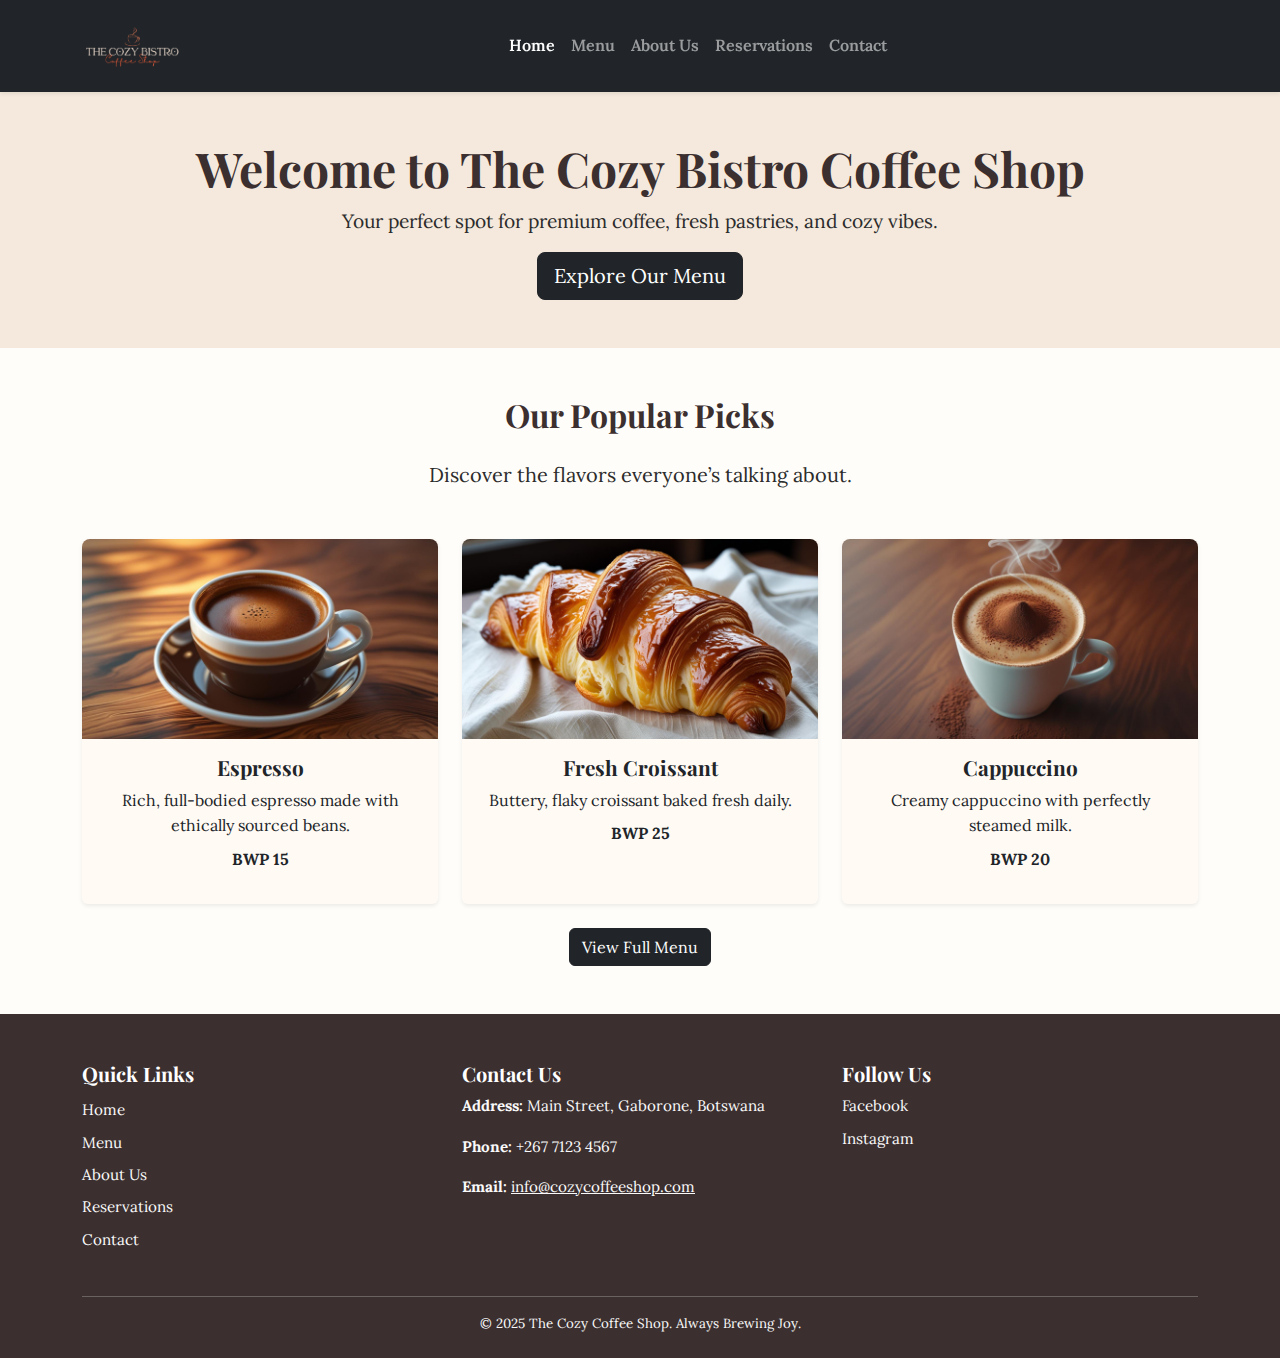
<file: index.html>
<!DOCTYPE html>
<html lang="en">
<head>
  <meta charset="UTF-8" />
  <meta name="viewport" content="width=device-width, initial-scale=1" />
  <title>The Cozy Bistro Coffee Shop</title>
  <link href="https://cdn.jsdelivr.net/npm/bootstrap@5.3.0/dist/css/bootstrap.min.css" rel="stylesheet" />
  <link href="https://fonts.googleapis.com/css2?family=Playfair+Display:wght@400;700&family=Lora:wght@400;600&display=swap" rel="stylesheet" />
  <link rel="stylesheet" href="styles.css" />
</head>
<body>
  <!-- Header Section -->
  <header class="navbar navbar-expand-lg bg-dark navbar-dark py-3 shadow-sm sticky-top">
    <div class="container">
      <a class="navbar-brand" href="index.html" aria-label="The Cozy Coffee Shop Home">
        <img src="images/Logo.png" height="50px" width="100px" alt="The Cozy Coffee Shop Logo" loading="lazy" />
      </a>
      <button
        class="navbar-toggler"
        type="button"
        data-bs-toggle="collapse"
        data-bs-target="#navbarNav"
        aria-controls="navbarNav"
        aria-expanded="false"
        aria-label="Toggle navigation"
      >
        <span class="navbar-toggler-icon"></span>
      </button>
      <div class="collapse navbar-collapse" id="navbarNav">
        <ul class="navbar-nav mx-auto">
          <li class="nav-item"><a class="nav-link active" href="index.html">Home</a></li>
          <li class="nav-item"><a class="nav-link" href="menu.html">Menu</a></li>
          <li class="nav-item"><a class="nav-link" href="about.html">About Us</a></li>
          <li class="nav-item"><a class="nav-link" href="reservations.html">Reservations</a></li>
          <li class="nav-item"><a class="nav-link" href="contact.html">Contact</a></li>
        </ul>
      </div>
    </div>
  </header>

  <!-- Hero Section -->
  <section class="hero bg-warm-beige py-5 text-center">
    <div class="container">
      <h1 class="display-5 fw-bold">Welcome to The Cozy Bistro Coffee Shop</h1>
      <p class="lead">
        Your perfect spot for premium coffee, fresh pastries, and cozy vibes.
      </p>
      <a href="menu.html" class="btn btn-dark btn-lg" aria-label="View Menu">
        Explore Our Menu
      </a>
    </div>
  </section>

  <!-- Menu Preview Section -->
  <section class="menu-preview py-5 bg-off-white text-center">
    <div class="container">
      <h2 class="mb-4">Our Popular Picks</h2>
      <p class="mb-5 fs-5">Discover the flavors everyone’s talking about.</p>
      <div class="row justify-content-center g-4">
        <!-- Espresso Card -->
        <div class="col-sm-6 col-md-4">
          <div class="card h-100 shadow-sm bg-warm-beige" tabindex="0" aria-label="Espresso Coffee">
            <img src="images/espresso.jpg" class="card-img-top" width="400px" height="200px" alt="Espresso Coffee" loading="lazy" />
            <div class="card-body">
              <h5 class="card-title">Espresso</h5>
              <p class="card-text">Rich, full-bodied espresso made with ethically sourced beans.</p>
              <p class="fw-bold">BWP 15</p>
            </div>
          </div>
        </div>
        <!-- Croissant Card -->
        <div class="col-sm-6 col-md-4">
          <div class="card h-100 shadow-sm bg-warm-beige" tabindex="0" aria-label="Croissant Pastry">
            <img src="images/croissant2.jpg" class="card-img-top" width="400px" height="200px" alt="Croissant Pastry" loading="lazy" />
            <div class="card-body">
              <h5 class="card-title">Fresh Croissant</h5>
              <p class="card-text">Buttery, flaky croissant baked fresh daily.</p>
              <p class="fw-bold">BWP 25</p>
            </div>
          </div>
        </div>
        <!-- Cappuccino Card -->
        <div class="col-sm-6 col-md-4">
          <div class="card h-100 shadow-sm bg-warm-beige" tabindex="0" aria-label="Cappuccino Coffee">
            <img src="images/cappuccino.jpg" class="card-img-top" width="400px" height="200px" alt="Cappuccino Coffee" loading="lazy" />
            <div class="card-body">
              <h5 class="card-title">Cappuccino</h5>
              <p class="card-text">Creamy cappuccino with perfectly steamed milk.</p>
              <p class="fw-bold">BWP 20</p>
            </div>
          </div>
        </div>
      </div>
      <a href="menu.html" class="btn btn-dark mt-4" aria-label="View Full Menu">
        View Full Menu
      </a>
    </div>
  </section>

   <!-- Footer -->
<footer class="bg-dark-brown text-off-white pt-5 pb-4">
  <div class="container">
    <div class="row gy-4">

      <!-- Quick Links -->
      <div class="col-md-4">
        <h5 class = "footer-text">Quick Links</h5>
        <ul class="list-unstyled">
          <li><a href="index.html" class="text-off-white text-decoration-none d-block py-1">Home</a></li>
          <li><a href="menu.html" class="text-off-white text-decoration-none d-block py-1">Menu</a></li>
          <li><a href="about.html" class="text-off-white text-decoration-none d-block py-1">About Us</a></li>
          <li><a href="reservations.html" class="text-off-white text-decoration-none d-block py-1">Reservations</a></li>
          <li><a href="contact.html" class="text-off-white text-decoration-none d-block py-1">Contact</a></li>
        </ul>
      </div>

      <!-- Contact Details -->
      <div class="col-md-4">
        <h5 class = "footer-text">Contact Us</h5>
        <p><strong>Address:</strong> Main Street, Gaborone, Botswana</p>
        <p><strong>Phone:</strong> +267 7123 4567</p>
        <p><strong>Email:</strong> <a href="mailto:info@cozycoffeeshop.com" class="text-off-white text-decoration-underline">info@cozycoffeeshop.com</a></p>
      </div>

      <!-- Social Media -->
      <div class="col-md-4">
        <h5 class = "footer-text">Follow Us</h5>
        <div class="d-flex flex-column">
          <a href="https://facebook.com" target="_blank" class="text-off-white text-decoration-none mb-2">Facebook</a>
          <a href="https://instagram.com" target="_blank" class="text-off-white text-decoration-none mb-2">Instagram</a>
        </div>
      </div>

    </div>

    <hr class="border-light mt-4" />

    <div class="text-center small">
      &copy; 2025 The Cozy Coffee Shop. Always Brewing Joy.
    </div>
  </div>
</footer>


  <!-- Bootstrap JS Bundle -->
  <script src="https://cdn.jsdelivr.net/npm/bootstrap@5.3.0/dist/js/bootstrap.bundle.min.js"></script>
</body>
</html>
</file>
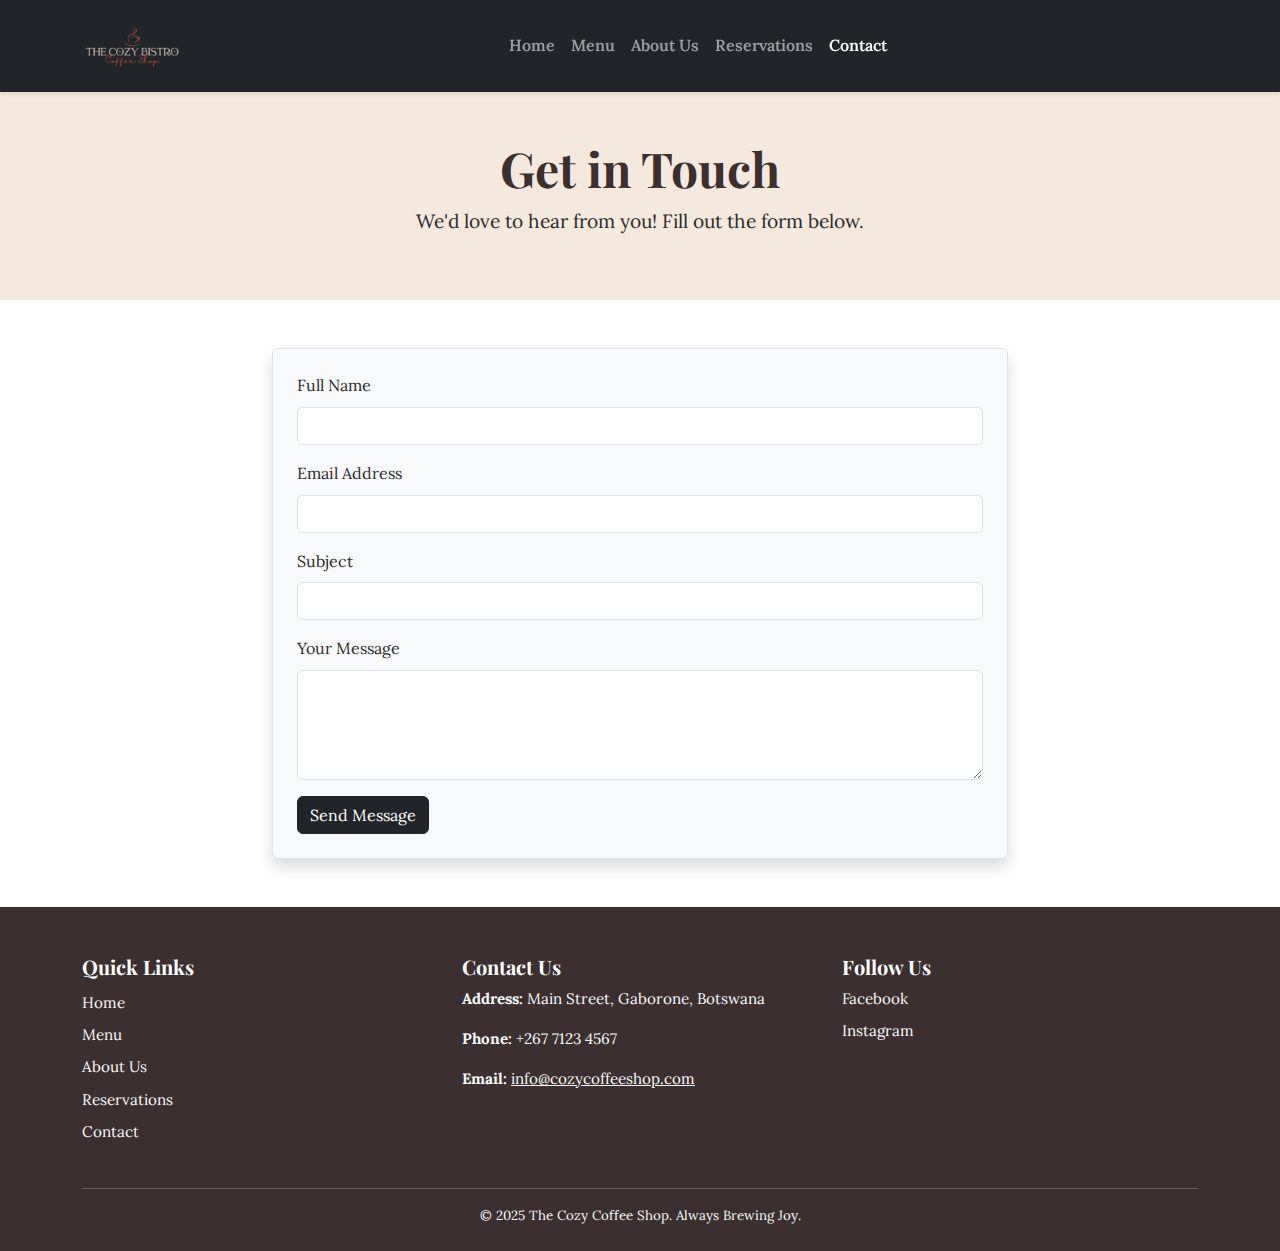
<file: contact.html>
<!DOCTYPE html>
<html lang="en">
<head>
  <meta charset="UTF-8" />
  <meta name="viewport" content="width=device-width, initial-scale=1" />
  <title>Contact Us | The Cozy Coffee Shop</title>
  <link href="https://cdn.jsdelivr.net/npm/bootstrap@5.3.0/dist/css/bootstrap.min.css" rel="stylesheet" />
  <link href="https://fonts.googleapis.com/css2?family=Playfair+Display:wght@400;700&family=Lora:wght@400;600&display=swap" rel="stylesheet" />
  <link rel="stylesheet" href="styles.css" />
</head>
<body>
  <!-- Header -->
  <header class="navbar navbar-expand-lg bg-dark navbar-dark py-3 shadow-sm sticky-top">
    <div class="container">
      <a class="navbar-brand" href="index.html">
        <img src="images/Logo.png" height="50px" width="100px" alt="The Cozy Coffee Shop Logo" />
      </a>
      <button class="navbar-toggler" type="button" data-bs-toggle="collapse" data-bs-target="#navbarNav">
        <span class="navbar-toggler-icon"></span>
      </button>
      <div class="collapse navbar-collapse" id="navbarNav">
        <ul class="navbar-nav mx-auto">
          <li class="nav-item"><a class="nav-link" href="index.html">Home</a></li>
          <li class="nav-item"><a class="nav-link" href="menu.html">Menu</a></li>
          <li class="nav-item"><a class="nav-link" href="about.html">About Us</a></li>
          <li class="nav-item"><a class="nav-link" href="reservations.html">Reservations</a></li>
          <li class="nav-item"><a class="nav-link active" href="contact.html" aria-current="page">Contact</a></li>
        </ul>
      </div>
    </div>
  </header>

  <!-- Hero Section -->
  <section class="hero bg-warm-beige py-5 text-center">
    <div class="container">
      <h1 class="display-5 fw-bold">Get in Touch</h1>
      <p class="lead">We'd love to hear from you! Fill out the form below.</p>
    </div>
  </section>

  <!-- Contact Form Section -->
  <section class="py-5 bg-white">
    <div class="container">
      <div class="row justify-content-center">
        <div class="col-md-8">
          <form id="contactForm" class="p-4 border rounded bg-light shadow">
            <div class="mb-3">
              <label for="name" class="form-label">Full Name</label>
              <input type="text" id="name" class="form-control" required />
            </div>
            <div class="mb-3">
              <label for="email" class="form-label">Email Address</label>
              <input type="email" id="email" class="form-control" required />
            </div>
            <div class="mb-3">
              <label for="subject" class="form-label">Subject</label>
              <input type="text" id="subject" class="form-control" required />
            </div>
            <div class="mb-3">
              <label for="message" class="form-label">Your Message</label>
              <textarea id="message" class="form-control" rows="4" required></textarea>
            </div>
            <button type="submit" class="btn btn-dark">Send Message</button>
            </div>
          </form>
        </div>
      </div>
    </div>
  </section>

  <!-- Footer -->
  <footer class="bg-dark-brown text-off-white pt-5 pb-4">
    <div class="container">
      <div class="row gy-4">

        <div class="col-md-4">
          <h5 class="footer-text">Quick Links</h5>
          <ul class="list-unstyled">
            <li><a href="index.html" class="text-off-white text-decoration-none d-block py-1">Home</a></li>
            <li><a href="menu.html" class="text-off-white text-decoration-none d-block py-1">Menu</a></li>
            <li><a href="about.html" class="text-off-white text-decoration-none d-block py-1">About Us</a></li>
            <li><a href="reservations.html" class="text-off-white text-decoration-none d-block py-1">Reservations</a></li>
            <li><a href="contact.html" class="text-off-white text-decoration-none d-block py-1">Contact</a></li>
          </ul>
        </div>

        <div class="col-md-4">
          <h5 class="footer-text">Contact Us</h5>
          <p><strong>Address:</strong> Main Street, Gaborone, Botswana</p>
          <p><strong>Phone:</strong> +267 7123 4567</p>
          <p><strong>Email:</strong> <a href="mailto:info@cozycoffeeshop.com" class="text-off-white text-decoration-underline">info@cozycoffeeshop.com</a></p>
        </div>

        <div class="col-md-4">
          <h5 class="footer-text">Follow Us</h5>
          <div class="d-flex flex-column">
            <a href="https://facebook.com" target="_blank" class="text-off-white text-decoration-none mb-2">Facebook</a>
            <a href="https://instagram.com" target="_blank" class="text-off-white text-decoration-none mb-2">Instagram</a>
          </div>
        </div>
      </div>
      <hr class="border-light mt-4" />
      <div class="text-center small">
        &copy; 2025 The Cozy Coffee Shop. Always Brewing Joy.
      </div>
    </div>
  </footer>

  <script>
    
    document.getElementById("contactForm").addEventListener("submit", function (e) {
      e.preventDefault();

      const name = document.getElementById("name").value.trim();
      const email = document.getElementById("email").value.trim();
      const subject = document.getElementById("subject").value.trim();
      const message = document.getElementById("message").value.trim();
      const successMessage = document.getElementById("formSuccess");

      if (name && email && subject && message) {
        
        
        alert(`Thank you ${name}! Your message has been sent successfully.`);

        this.reset();

      }
    });
  </script>

  <script src="https://cdn.jsdelivr.net/npm/bootstrap@5.3.0/dist/js/bootstrap.bundle.min.js"></script>
</body>
</html>
</file>
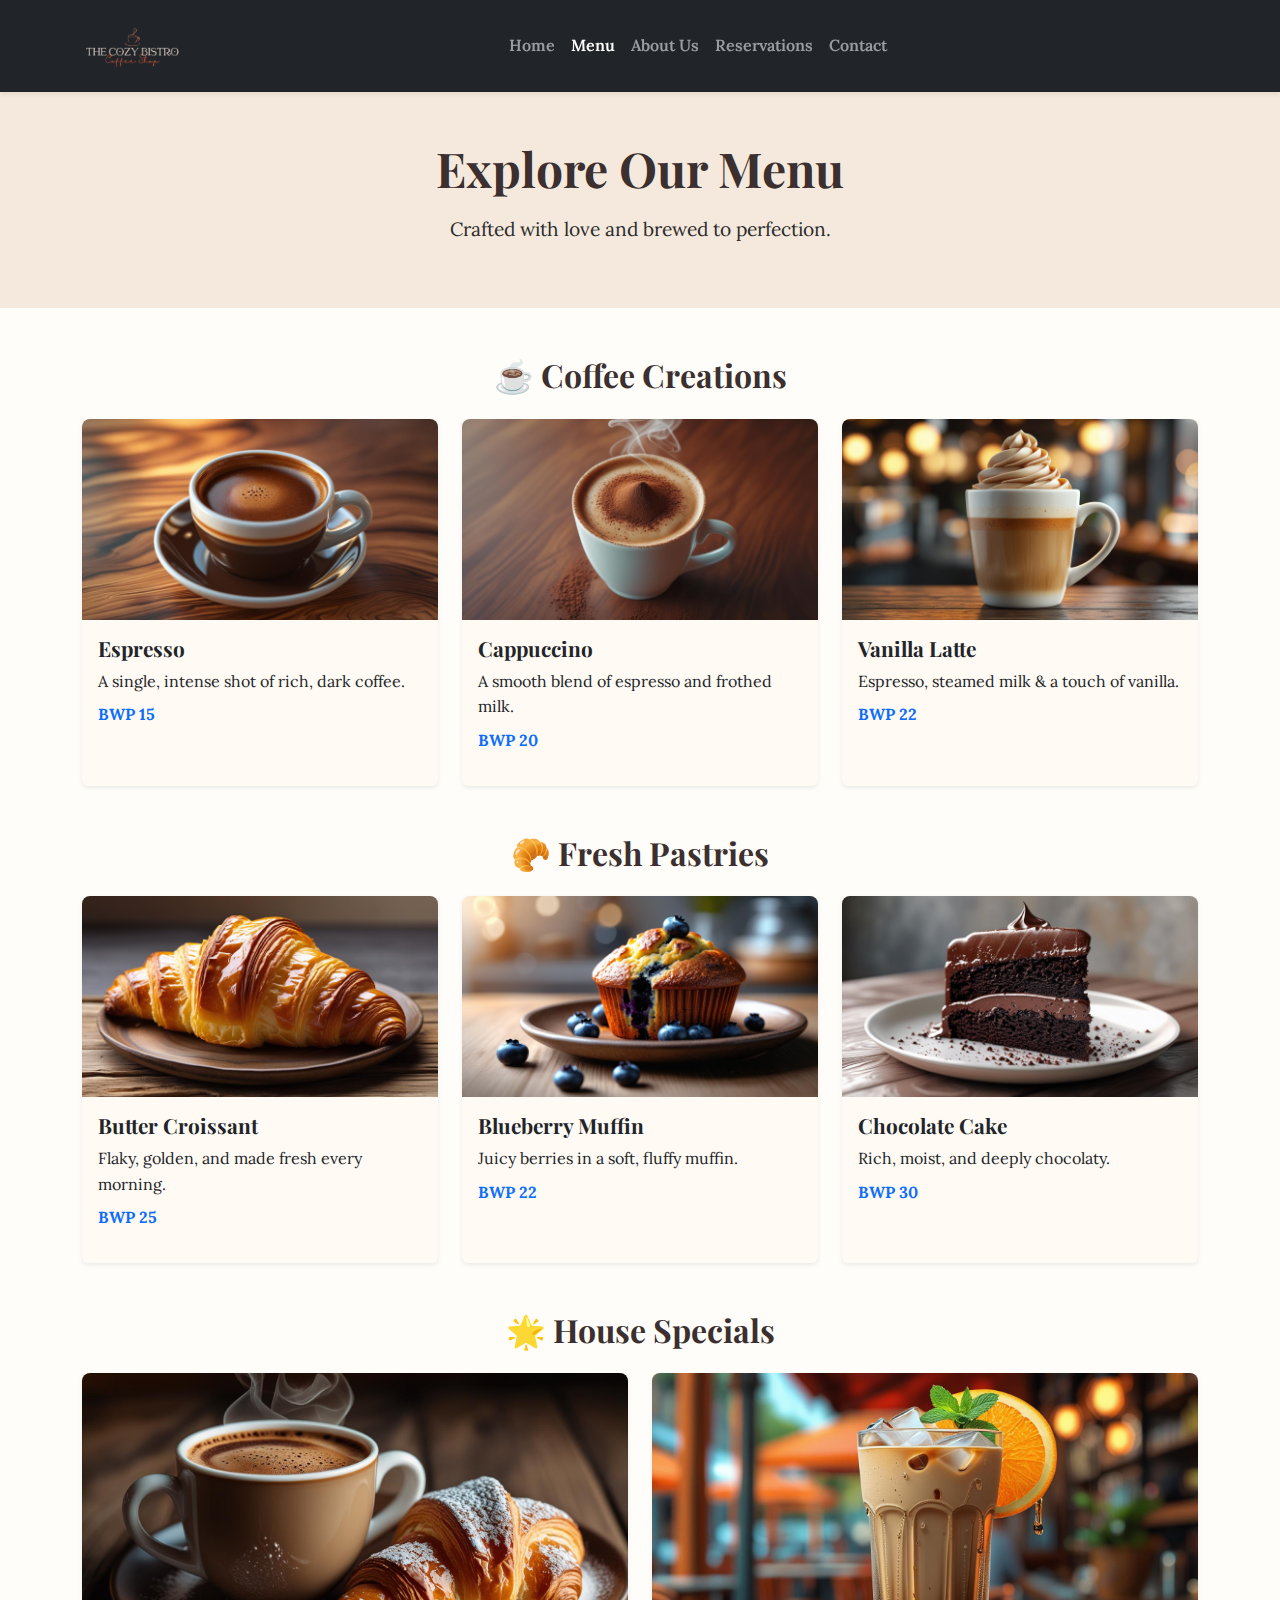
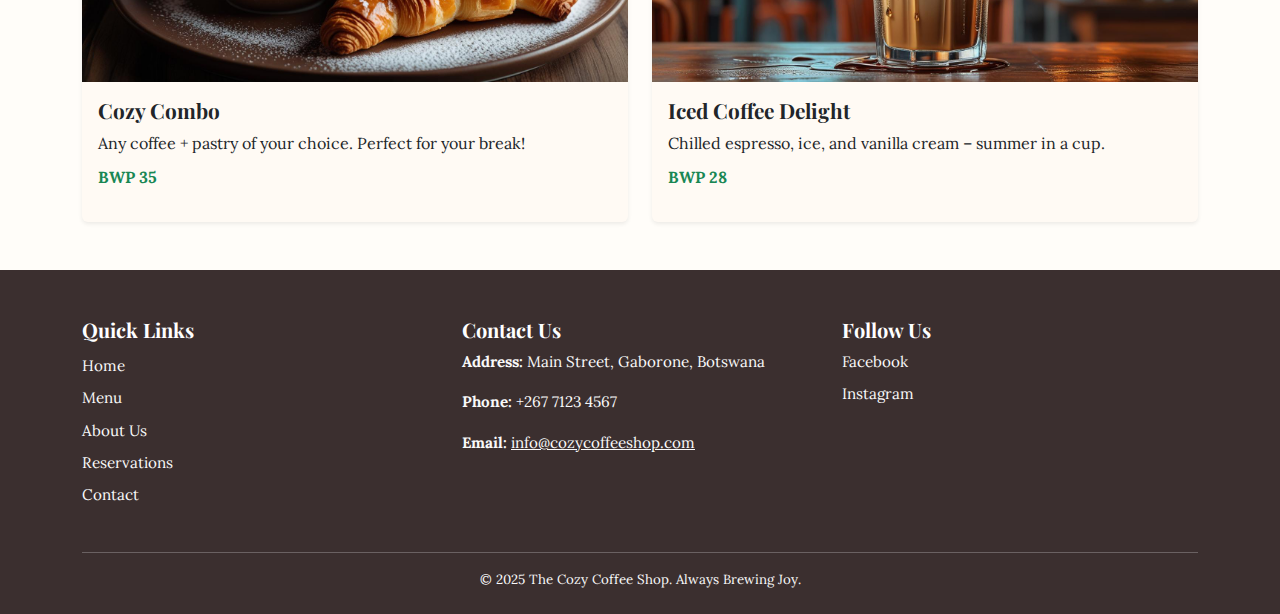
<file: menu.html>
<!DOCTYPE html>
<html lang="en">
<head>
  <meta charset="UTF-8" />
  <meta name="viewport" content="width=device-width, initial-scale=1" />
  <title>Menu | The Cozy Coffee Shop</title>
  <link href="https://cdn.jsdelivr.net/npm/bootstrap@5.3.0/dist/css/bootstrap.min.css" rel="stylesheet" />
  <link href="https://fonts.googleapis.com/css2?family=Playfair+Display:wght@400;700&family=Lora:wght@400;600&display=swap" rel="stylesheet" />
  <link rel="stylesheet" href="styles.css" />
</head>
<body>
  <!-- Header -->
  <header class="navbar navbar-expand-lg bg-dark navbar-dark py-3 shadow-sm sticky-top">
    <div class="container">
      <a class="navbar-brand" href="index.html">
        <img src="images/Logo.png" height="50px" width="100px" alt="The Cozy Coffee Shop Logo" />
      </a>
      <button class="navbar-toggler" type="button" data-bs-toggle="collapse" data-bs-target="#navbarNav">
        <span class="navbar-toggler-icon"></span>
      </button>
      <div class="collapse navbar-collapse" id="navbarNav">
        <ul class="navbar-nav mx-auto">
          <li class="nav-item"><a class="nav-link" href="index.html">Home</a></li>
          <li class="nav-item"><a class="nav-link active" href="menu.html" aria-current="page">Menu</a></li>
          <li class="nav-item"><a class="nav-link" href="about.html">About Us</a></li>
          <li class="nav-item"><a class="nav-link" href="reservations.html">Reservations</a></li>
          <li class="nav-item"><a class="nav-link" href="contact.html">Contact</a></li>
        </ul>
      </div>
    </div>
  </header>

  <!-- Menu Header -->
  <section class="hero bg-warm-beige py-5 text-center">
    <div class="container">
      <h1 class="display-5 fw-bold mb-3">Explore Our Menu</h1>
      <p class="lead">Crafted with love and brewed to perfection.</p>
    </div>
  </section>

  <!-- Menu Categories -->
  <section class="menu-section py-5 bg-off-white">
    <div class="container">
      <!-- Coffee -->
      <h2 class="mb-4 text-center">☕ Coffee Creations</h2>
      <div class="row g-4 mb-5">
        <div class="col-md-4">
          <div class="card h-100 shadow-sm menu-card">
            <img src="images/espresso.jpg" class="card-img-top" alt="Espresso" />
            <div class="card-body">
              <h5 class="card-title">Espresso</h5>
              <p class="card-text">A single, intense shot of rich, dark coffee.</p>
              <p class="price fw-bold text-primary">BWP 15</p>
            </div>
          </div>
        </div>
        <div class="col-md-4">
          <div class="card h-100 shadow-sm menu-card">
            <img src="images/cappuccino.jpg" class="card-img-top" alt="Cappuccino" />
            <div class="card-body">
              <h5 class="card-title">Cappuccino</h5>
              <p class="card-text">A smooth blend of espresso and frothed milk.</p>
              <p class="price fw-bold text-primary">BWP 20</p>
            </div>
          </div>
        </div>
        <div class="col-md-4">
          <div class="card h-100 shadow-sm menu-card">
            <img src="images/vanilla-latte.jpg" class="card-img-top" alt="Latte" />
            <div class="card-body">
              <h5 class="card-title">Vanilla Latte</h5>
              <p class="card-text">Espresso, steamed milk & a touch of vanilla.</p>
              <p class="price fw-bold text-primary">BWP 22</p>
            </div>
          </div>
        </div>
      </div>

      <!-- Pastries -->
      <h2 class="mb-4 text-center">🥐 Fresh Pastries</h2>
      <div class="row g-4 mb-5">
        <div class="col-md-4">
          <div class="card h-100 shadow-sm menu-card">
            <img src="images/croissant1.jpg" class="card-img-top" alt="Croissant" />
            <div class="card-body">
              <h5 class="card-title">Butter Croissant</h5>
              <p class="card-text">Flaky, golden, and made fresh every morning.</p>
              <p class="price fw-bold text-primary">BWP 25</p>
            </div>
          </div>
        </div>
        <div class="col-md-4">
          <div class="card h-100 shadow-sm menu-card">
            <img src="images/muffin.jpg" class="card-img-top" alt="Blueberry Muffin" />
            <div class="card-body">
              <h5 class="card-title">Blueberry Muffin</h5>
              <p class="card-text">Juicy berries in a soft, fluffy muffin.</p>
              <p class="price fw-bold text-primary">BWP 22</p>
            </div>
          </div>
        </div>


        
        <div class="col-md-4">
          <div class="card h-100 shadow-sm menu-card">
            <img src="images/chocolate-cake.jpg" class="card-img-top" alt="Chocolate Cake" />
            <div class="card-body">
              <h5 class="card-title">Chocolate Cake</h5>
              <p class="card-text">Rich, moist, and deeply chocolaty.</p>
              <p class="price fw-bold text-primary">BWP 30</p>
            </div>
          </div>
        </div>
      </div>

      <!-- Specials -->
      <h2 class="mb-4 text-center">🌟 House Specials</h2>
      <div class="row g-4">
        <div class="col-md-6">
          <div class="card h-100 shadow-sm menu-card">
            <img src="images/special1.jpg" class="card-img-top" alt="Cozy Combo" />
            <div class="card-body">
              <h5 class="card-title">Cozy Combo</h5>
              <p class="card-text">Any coffee + pastry of your choice. Perfect for your break!</p>
              <p class="price fw-bold text-success">BWP 35</p>
            </div>
          </div>
        </div>
        <div class="col-md-6">
          <div class="card h-100 shadow-sm menu-card">
            <img src="images/special2.jpg" class="card-img-top" alt="Iced Coffee Delight" />
            <div class="card-body">
              <h5 class="card-title">Iced Coffee Delight</h5>
              <p class="card-text">Chilled espresso, ice, and vanilla cream – summer in a cup.</p>
              <p class="price fw-bold text-success">BWP 28</p>
            </div>
          </div>
        </div>
      </div>
    </div>
  </section>

   <!-- Footer -->
<footer class="bg-dark-brown text-off-white pt-5 pb-4">
  <div class="container">
    <div class="row gy-4">

      <!-- Quick Links -->
      <div class="col-md-4">
        <h5 class = "footer-text">Quick Links</h5>
        <ul class="list-unstyled">
          <li><a href="index.html" class="text-off-white text-decoration-none d-block py-1">Home</a></li>
          <li><a href="menu.html" class="text-off-white text-decoration-none d-block py-1">Menu</a></li>
          <li><a href="about.html" class="text-off-white text-decoration-none d-block py-1">About Us</a></li>
          <li><a href="reservations.html" class="text-off-white text-decoration-none d-block py-1">Reservations</a></li>
          <li><a href="contact.html" class="text-off-white text-decoration-none d-block py-1">Contact</a></li>
        </ul>
      </div>

      <!-- Contact Details -->
      <div class="col-md-4">
        <h5 class = "footer-text">Contact Us</h5>
        <p><strong>Address:</strong> Main Street, Gaborone, Botswana</p>
        <p><strong>Phone:</strong> +267 7123 4567</p>
        <p><strong>Email:</strong> <a href="mailto:info@cozycoffeeshop.com" class="text-off-white text-decoration-underline">info@cozycoffeeshop.com</a></p>
      </div>

      <!-- Social Media -->
      <div class="col-md-4">
        <h5 class = "footer-text">Follow Us</h5>
        <div class="d-flex flex-column">
          <a href="https://facebook.com" target="_blank" class="text-off-white text-decoration-none mb-2">Facebook</a>
          <a href="https://instagram.com" target="_blank" class="text-off-white text-decoration-none mb-2">Instagram</a>
        </div>
      </div>

    </div>

    <hr class="border-light mt-4" />

    <div class="text-center small">
      &copy; 2025 The Cozy Coffee Shop. Always Brewing Joy.
    </div>
  </div>
</footer>


  <script src="https://cdn.jsdelivr.net/npm/bootstrap@5.3.0/dist/js/bootstrap.bundle.min.js"></script>
</body>
</html>
</file>
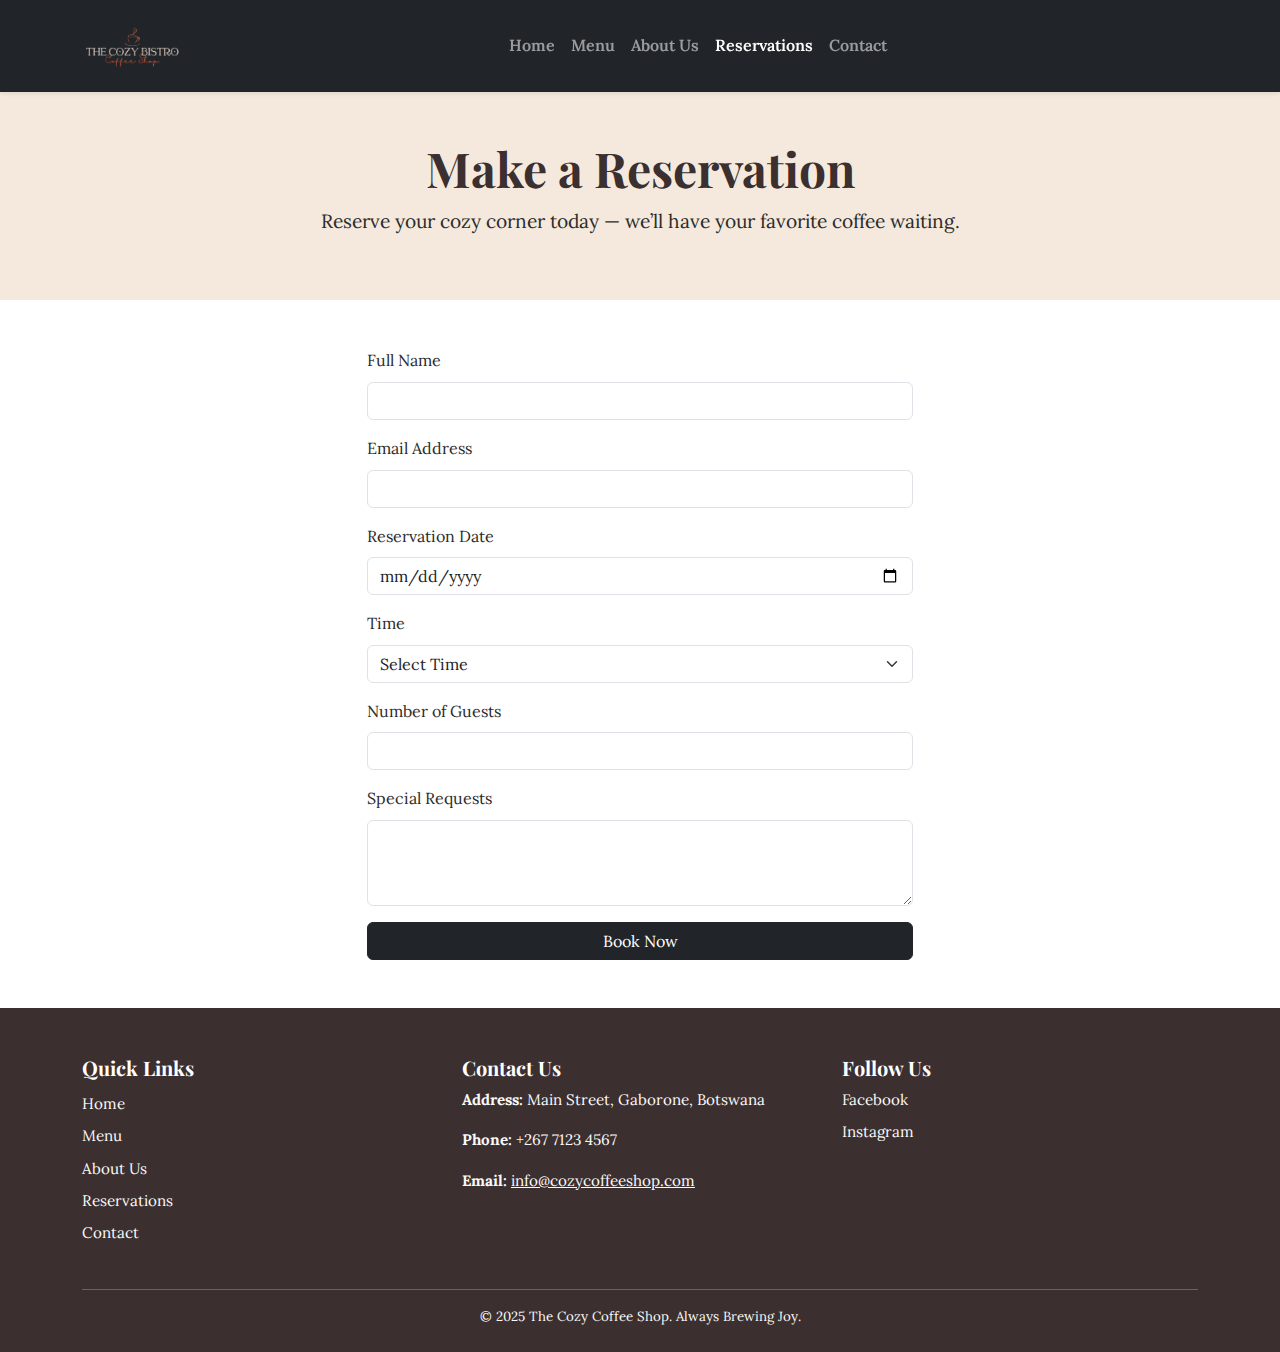
<file: reservations.html>
<!DOCTYPE html>
<html lang="en">
<head>
  <meta charset="UTF-8" />
  <meta name="viewport" content="width=device-width, initial-scale=1" />
  <title>Reservations | The Cozy Coffee Shop</title>
  <link href="https://cdn.jsdelivr.net/npm/bootstrap@5.3.0/dist/css/bootstrap.min.css" rel="stylesheet" />
  <link href="https://fonts.googleapis.com/css2?family=Playfair+Display:wght@400;700&family=Lora:wght@400;600&display=swap" rel="stylesheet" />
  <link rel="stylesheet" href="styles.css" />
</head>
<body>
  <!-- Header -->
  <header class="navbar navbar-expand-lg bg-dark navbar-dark py-3 shadow-sm sticky-top">
    <div class="container">
      <a class="navbar-brand" href="index.html">
        <img src="images/Logo.png" height="50px" width="100px" alt="The Cozy Coffee Shop Logo" />
      </a>
      <button class="navbar-toggler" type="button" data-bs-toggle="collapse" data-bs-target="#navbarNav">
        <span class="navbar-toggler-icon"></span>
      </button>
      <div class="collapse navbar-collapse" id="navbarNav">
        <ul class="navbar-nav mx-auto">
          <li class="nav-item"><a class="nav-link" href="index.html">Home</a></li>
          <li class="nav-item"><a class="nav-link" href="menu.html">Menu</a></li>
          <li class="nav-item"><a class="nav-link" href="about.html">About Us</a></li>
          <li class="nav-item"><a class="nav-link active" href="reservations.html" aria-current="page">Reservations</a></li>
          <li class="nav-item"><a class="nav-link" href="contact.html">Contact</a></li>
        </ul>
      </div>
    </div>
  </header>

  <!-- Hero Section -->
  <section class="hero bg-warm-beige py-5 text-center">
    <div class="container">
      <h1 class="display-5 fw-bold">Make a Reservation</h1>
      <p class="lead">Reserve your cozy corner today — we’ll have your favorite coffee waiting.</p>
    </div>
  </section>

  <!-- Reservation Form -->
  <section class="py-5 bg-white">
    <div class="container">
      <div class="row justify-content-center">
        <div class="col-md-8 col-lg-6">
          <form id="reservationForm">
            <div class="mb-3">
              <label for="name" class="form-label">Full Name</label>
              <input type="text" class="form-control" id="name" required />
            </div>
            <div class="mb-3">
              <label for="email" class="form-label">Email Address</label>
              <input type="email" class="form-control" id="email" required />
            </div>
            <div class="mb-3">
              <label for="date" class="form-label">Reservation Date</label>
              <input type="date" class="form-control" id="date" required />
            </div>
            <div class="mb-3">
              <label for="time" class="form-label">Time</label>
              <select class="form-select" id="time" required>
                <option selected disabled>Select Time</option>
                <option>08:00 AM</option>
                <option>10:00 AM</option>
                <option>12:00 PM</option>
                <option>02:00 PM</option>
                <option>04:00 PM</option>
                <option>06:00 PM</option>
              </select>
            </div>
            <div class="mb-3">
              <label for="guests" class="form-label">Number of Guests</label>
              <input type="number" class="form-control" id="guests" min="1" max="10" required />
            </div>
            <div class="mb-3">
              <label for="notes" class="form-label">Special Requests</label>
              <textarea class="form-control" id="notes" rows="3"></textarea>
            </div>
            <button type="submit" class="btn btn-dark w-100">Book Now</button>
          </form>
        </div>
      </div>
    </div>
  </section>

  <!-- Footer -->
  <footer class="bg-dark-brown text-off-white pt-5 pb-4">
    <div class="container">
      <div class="row gy-4">
        <!-- Quick Links -->
        <div class="col-md-4">
          <h5 class="footer-text">Quick Links</h5>
          <ul class="list-unstyled">
            <li><a href="index.html" class="text-off-white text-decoration-none d-block py-1">Home</a></li>
            <li><a href="menu.html" class="text-off-white text-decoration-none d-block py-1">Menu</a></li>
            <li><a href="about.html" class="text-off-white text-decoration-none d-block py-1">About Us</a></li>
            <li><a href="reservations.html" class="text-off-white text-decoration-none d-block py-1">Reservations</a></li>
            <li><a href="contact.html" class="text-off-white text-decoration-none d-block py-1">Contact</a></li>
          </ul>
        </div>

        <!-- Contact Details -->
        <div class="col-md-4">
          <h5 class="footer-text">Contact Us</h5>
          <p><strong>Address:</strong> Main Street, Gaborone, Botswana</p>
          <p><strong>Phone:</strong> +267 7123 4567</p>
          <p><strong>Email:</strong> <a href="mailto:info@cozycoffeeshop.com" class="text-off-white text-decoration-underline">info@cozycoffeeshop.com</a></p>
        </div>

        <!-- Social Media -->
        <div class="col-md-4">
          <h5 class="footer-text">Follow Us</h5>
          <div class="d-flex flex-column">
            <a href="https://facebook.com" target="_blank" class="text-off-white text-decoration-none mb-2">Facebook</a>
            <a href="https://instagram.com" target="_blank" class="text-off-white text-decoration-none mb-2">Instagram</a>
          </div>
        </div>
      </div>

      <hr class="border-light mt-4" />

      <div class="text-center small">
        &copy; 2025 The Cozy Coffee Shop. Always Brewing Joy.
      </div>
    </div>
  </footer>


  <script src="https://cdn.jsdelivr.net/npm/bootstrap@5.3.0/dist/js/bootstrap.bundle.min.js"></script>
  <script>
    document.addEventListener("DOMContentLoaded", function () {
      const form = document.getElementById("reservationForm");

      form.addEventListener("submit", function (e) {
        e.preventDefault();

        const name = document.getElementById("name").value.trim();
        const email = document.getElementById("email").value.trim();
        const date = document.getElementById("date").value;
        const time = document.getElementById("time").value;
        const guests = document.getElementById("guests").value;

        if (!name || !email || !date || time === "Select Time" || !guests) {
          alert("Please fill out all required fields.");
          return;
        }

        alert(`Thank you, ${name}! Your reservation for ${guests} guest(s) has been received.`);

        form.reset();
      });
    });
  </script>
</body>
</html>
</file>
<file: styles.css>
/* Font Setup */
body {
  font-family: 'Lora', serif;
  color: #2c2c2c;
  background-color: #fffdf9;
  line-height: 1.6;
  margin: 0;
  padding: 0;
}

/* Heading Fonts */
h1, h2, h3, h4, h5, h6 {
  font-family: 'Playfair Display', serif;
  font-weight: 700;
  color: #3b2f2f;
}

/* Navigation */
.navbar {
  font-family: 'Lora', serif;
}
.navbar-brand img {
  max-height: 50px;
}
.nav-link {
  font-weight: 600;
}

/* Hero Section */
.hero {
  background-color: #f8f3e8;
}
.hero h1 {
  font-size: 3rem;
}
.hero p {
  font-size: 1.2rem;
}

/* Custom Colors */
.bg-warm-beige {
  background-color: #f4e9dc;
}
.bg-off-white {
  background-color: #fffdf9;
}
.bg-dark-brown {
  background-color: #3b2f2f;
}
.text-off-white {
  color: #f9f9f9;
}

/* Buttons */
.btn-primary {
  background-color: #6f4e37;
  border-color: #6f4e37;
}
.btn-primary:hover {
  background-color: #5a3f2a;
  border-color: #5a3f2a;
}
.btn-outline-primary {
  border-color: #6f4e37;
  color: #6f4e37;
}
.btn-outline-primary:hover {
  background-color: #6f4e37;
  color: #fff;
}

/* Cards (Menu Preview) */
.card {
  background-color: #fffaf4;
  border: none;
  box-shadow: 0 2px 8px rgba(0, 0, 0, 0.05);
}
.card img {
  border-radius: 0.5rem 0.5rem 0 0;
}
.card-title {
  font-family: 'Playfair Display', serif;
  font-size: 1.3rem;
  font-weight: bold;
}
.card-text {
  font-size: 1rem;
  margin-bottom: 0.5rem;
}
.card .price {
  font-weight: 600;
  color: #6f4e37;
}

/* Footer */
footer {
  font-size: 0.95rem;
}
footer a {
  text-decoration: none;
}
footer a:hover {
  text-decoration: underline;
}
.footer-text {
  color: #fff;
}
/* Accessibility */
[tabindex="0"]:focus {
  outline: 2px solid #6f4e37;
  outline-offset: 4px;
}
</file>
